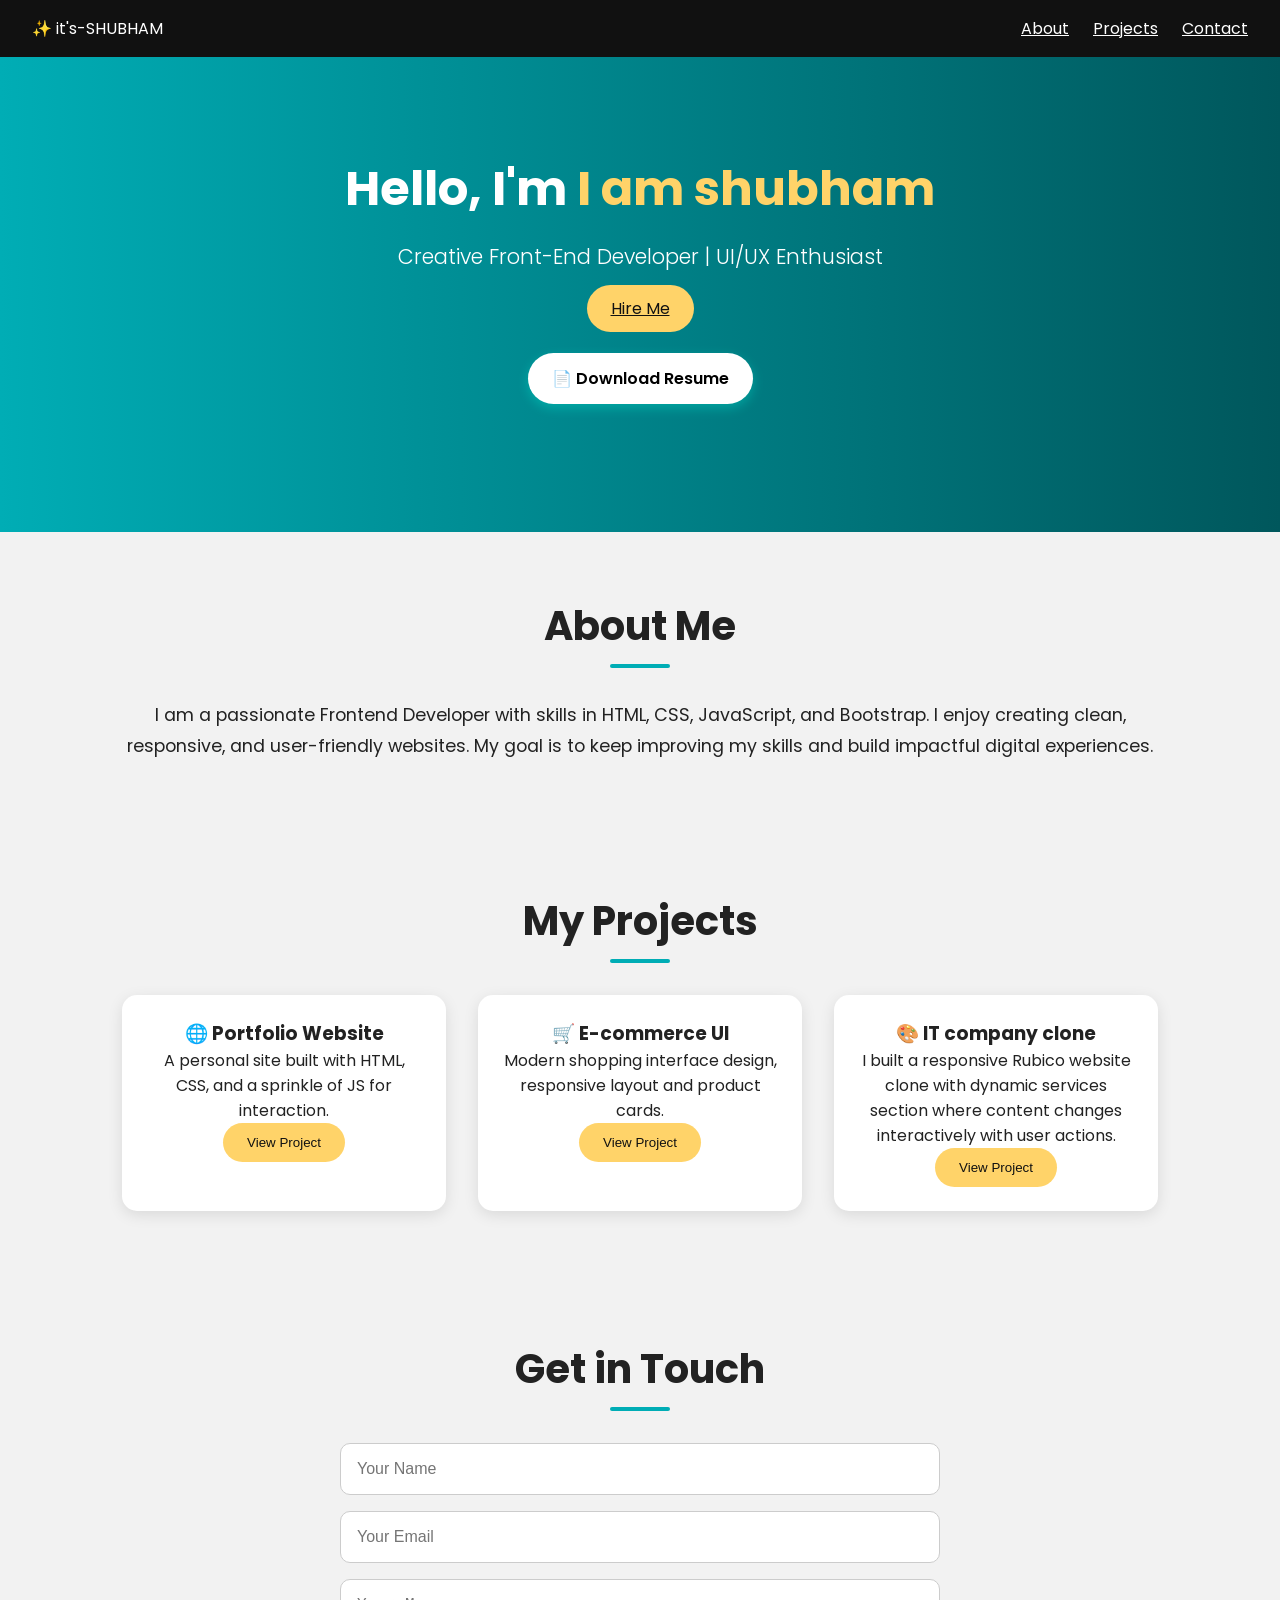
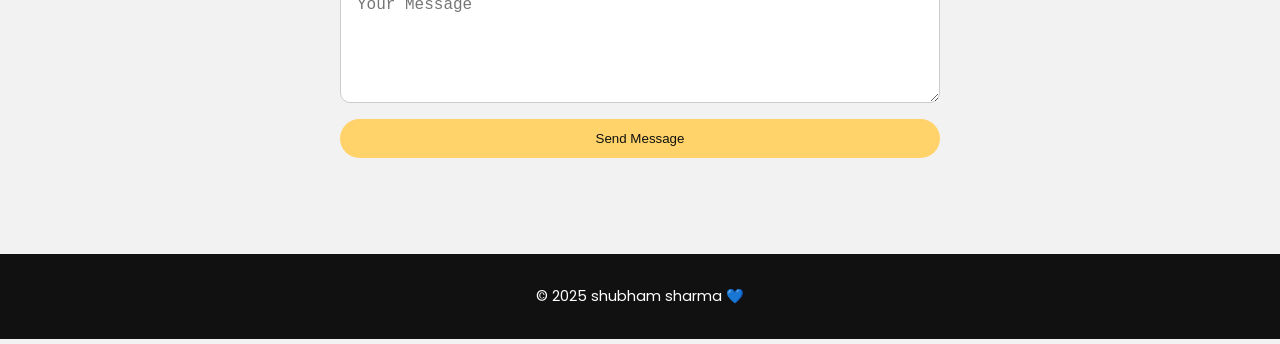
<file: index.html>
<!DOCTYPE html>
<html lang="en">
<head>
  <meta charset="UTF-8" />
  <meta name="viewport" content="width=device-width, initial-scale=1.0" />
  <title>My Stylish Portfolio</title>
  <link rel="stylesheet" href="pof.css" />
  <link href="https://fonts.googleapis.com/css2?family=Poppins:wght@300;500;700&display=swap" rel="stylesheet">
</head>
<body>

  <header class="navbar">
    <div class="logo">✨ it's-SHUBHAM</div>
    
    <nav>
    
      <ul class="nav-links">
        <li><a href="#about">About</a></li>
        <li><a href="#projects">Projects</a></li>
        <li><a href="#contact">Contact</a></li>
      </ul>
    </nav>
  </header>

  <section class="hero">
    <div class="hero-content">
      <h1>Hello, I'm <span class="highlight">I am shubham</span></h1>
      <p class="tagline">Creative Front-End Developer | UI/UX Enthusiast</p>
      <a href="#contact" class="btn">Hire Me</a>
    </div>
    <div class="download-section">
      <a href="Shubham_Resume.pdf" download class="download-btn">📄 Download Resume</a>
    </div>
  </section>

  <section id="about" class="about section">
    <h2 class="section-title">About Me</h2>
    <p class="section-text">I am a passionate Frontend Developer with skills in HTML, CSS, JavaScript, and Bootstrap. I enjoy creating clean, responsive, and user-friendly websites. My goal is to keep improving my skills and build impactful digital experiences.</p>
  </section>

  <section id="projects" class="projects section">
    <h2 class="section-title">My Projects</h2>
    <div class="project-grid">
      <div class="project-card">
        <h3>🌐 Portfolio Website</h3>
        <p>A personal site built with HTML, CSS, and a sprinkle of JS for interaction.</p>
        <!-- Project Button -->
<a href="https://myportfolioyt.netlify.app/" target="_blank">
  <button class="btn btn-primary">View Project</button>
</a>

      </div>
      <div class="project-card">
        <h3>🛒 E-commerce UI</h3>
        <p>Modern shopping interface design, responsive layout and product cards.</p>
        <!-- Project Button -->
<a href="https://gamingbuyer.netlify.app/" target="_blank">
  <button class="btn btn-primary">View Project</button>
</a>

      </div>
      <div class="project-card">
        <h3>🎨 IT company clone</h3>
        <p>I built a responsive Rubico website clone with dynamic services section where content changes interactively with user actions.</p>
        <!-- Project Button -->
<a href="https://rubicocloneproject.netlify.app/" target="_blank">
  <button class="btn btn-primary">View Project</button>
</a>

      </div>
    </div>
  </section>

  <section id="contact" class="contact section">
    <h2 class="section-title">Get in Touch</h2>
    <form id="contact-form">
      <input type="text" placeholder="Your Name" required />
      <input type="email" placeholder="Your Email" required />
      <textarea placeholder="Your Message" rows="5" required></textarea>
      <button type="submit" class="btn">Send Message</button>
    </form>
  </section>

  <footer class="footer">
    <p>&copy; 2025 shubham sharma 💙</p>
  </footer>

  <script src="pof.js"></script>
</body>
</html>
</file>
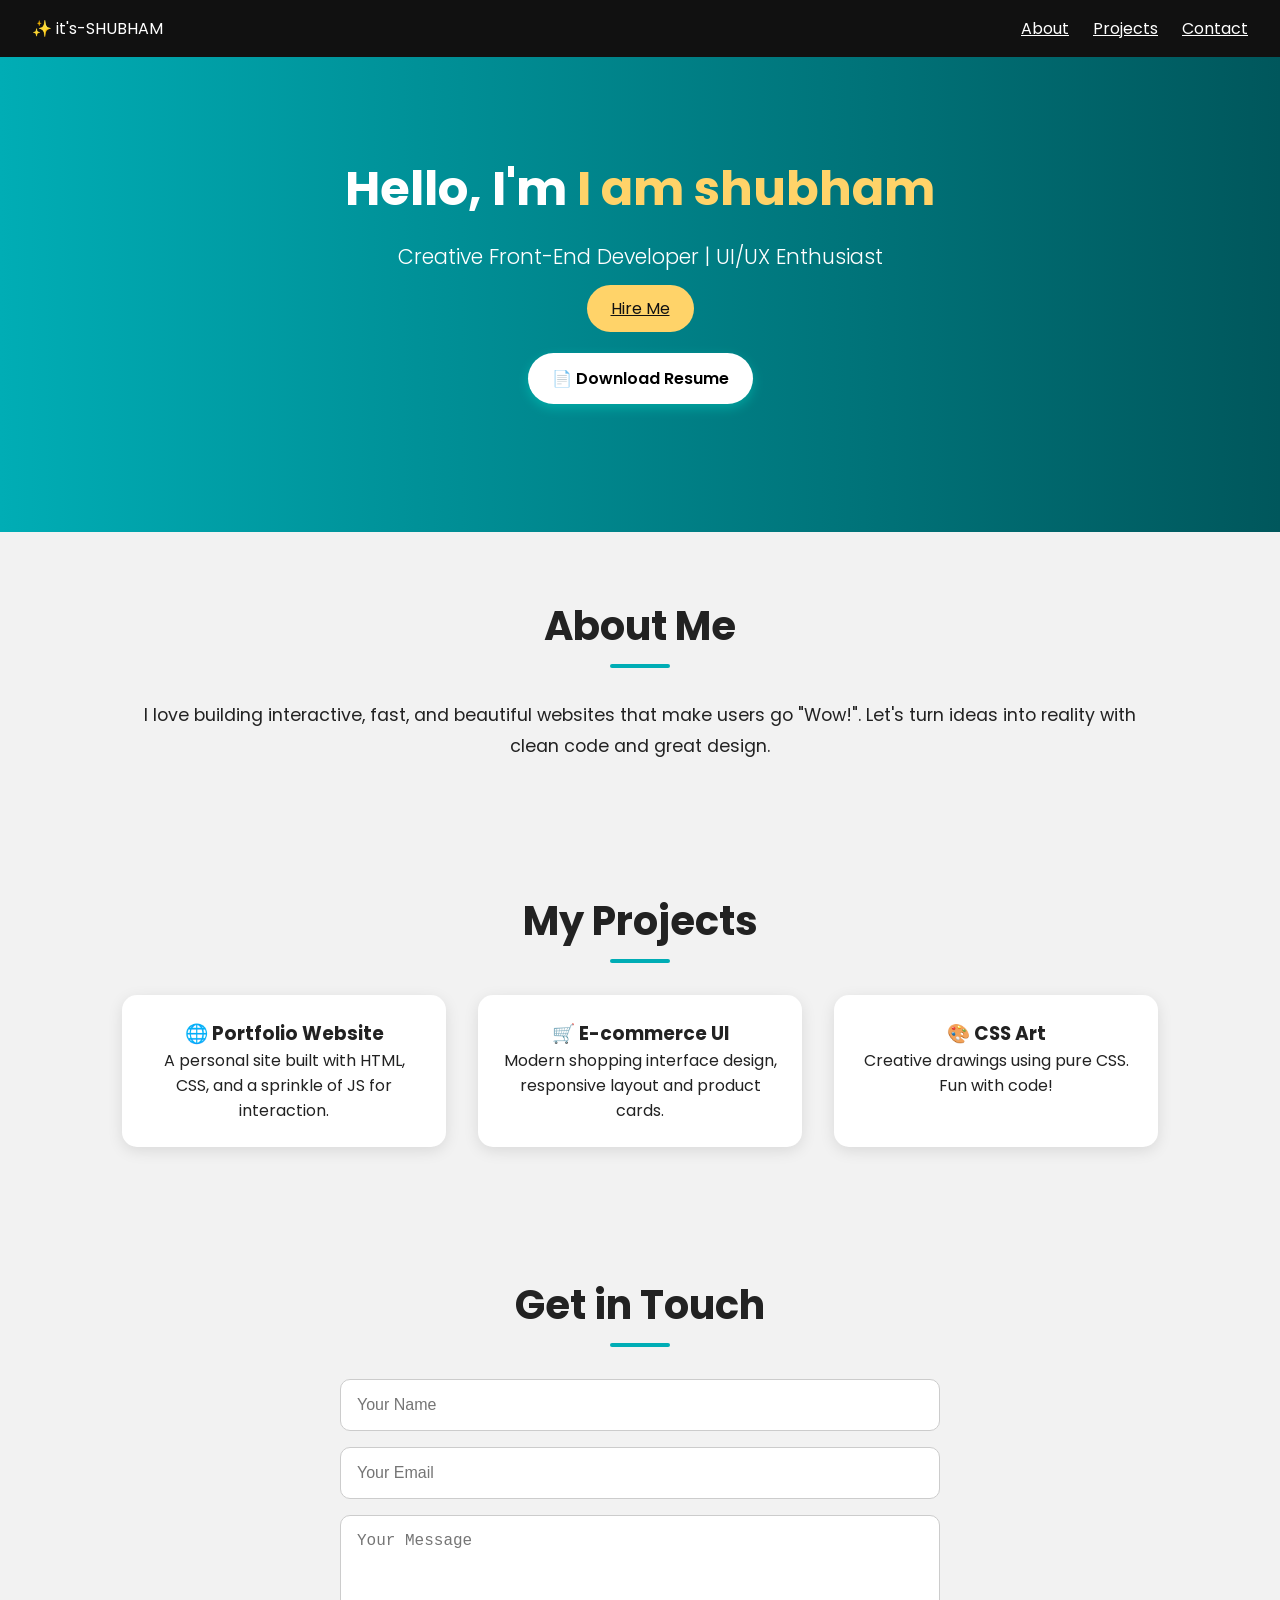
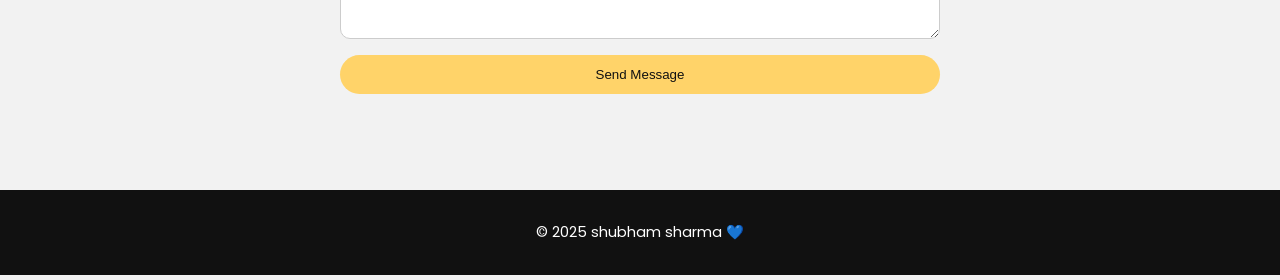
<file: pof.html>
<!DOCTYPE html>
<html lang="en">
<head>
  <meta charset="UTF-8" />
  <meta name="viewport" content="width=device-width, initial-scale=1.0" />
  <title>My Stylish Portfolio</title>
  <link rel="stylesheet" href="pof.css" />
  <link href="https://fonts.googleapis.com/css2?family=Poppins:wght@300;500;700&display=swap" rel="stylesheet">
</head>
<body>

  <header class="navbar">
    <div class="logo">✨ it's-SHUBHAM</div>
    
    <nav>
    
      <ul class="nav-links">
        <li><a href="#about">About</a></li>
        <li><a href="#projects">Projects</a></li>
        <li><a href="#contact">Contact</a></li>
      </ul>
    </nav>
  </header>

  <section class="hero">
    <div class="hero-content">
      <h1>Hello, I'm <span class="highlight">I am shubham</span></h1>
      <p class="tagline">Creative Front-End Developer | UI/UX Enthusiast</p>
      <a href="#contact" class="btn">Hire Me</a>
    </div>
    <div class="download-section">
      <a href="resume.pdf" download class="download-btn">📄 Download Resume</a>
    </div>
  </section>

  <section id="about" class="about section">
    <h2 class="section-title">About Me</h2>
    <p class="section-text">I love building interactive, fast, and beautiful websites that make users go "Wow!". Let's turn ideas into reality with clean code and great design.</p>
  </section>

  <section id="projects" class="projects section">
    <h2 class="section-title">My Projects</h2>
    <div class="project-grid">
      <div class="project-card">
        <h3>🌐 Portfolio Website</h3>
        <p>A personal site built with HTML, CSS, and a sprinkle of JS for interaction.</p>
      </div>
      <div class="project-card">
        <h3>🛒 E-commerce UI</h3>
        <p>Modern shopping interface design, responsive layout and product cards.</p>
      </div>
      <div class="project-card">
        <h3>🎨 CSS Art</h3>
        <p>Creative drawings using pure CSS. Fun with code!</p>
      </div>
    </div>
  </section>

  <section id="contact" class="contact section">
    <h2 class="section-title">Get in Touch</h2>
    <form id="contact-form">
      <input type="text" placeholder="Your Name" required />
      <input type="email" placeholder="Your Email" required />
      <textarea placeholder="Your Message" rows="5" required></textarea>
      <button type="submit" class="btn">Send Message</button>
    </form>
  </section>

  <footer class="footer">
    <p>&copy; 2025 shubham sharma 💙</p>
  </footer>

  <script src="pof.js"></script>
</body>
</html>
</file>
<file: pof.css>
*{
  margin: 0;
  padding: 0;
  box-sizing: border-box;
  scroll-behavior: smooth;
}
body {
  font-family: 'Poppins', sans-serif;
  background: #f2f2f2;
  color: #222;
}

.section {
  padding: 4rem 2rem;
  max-width: 1100px;
  margin: auto;
  text-align: center;
}

.section-title {
  font-size: 2.5rem;
  margin-bottom: 2rem;
  position: relative;
}

.section-title::after {
  content: '';
  display: block;
  width: 60px;
  height: 4px;
  background: #00adb5;
  margin: 0.5rem auto 0;
  border-radius: 2px;
}

.section-text {
  font-size: 1.1rem;
  line-height: 1.8;
}

/* Navbar */
.navbar {
  position: sticky;
  top: 0;
  background: #111;
  color: #fff;
  display: flex;
  justify-content: space-between;
  padding: 1rem 2rem;
}

.nav-links {
  list-style: none;
  display: flex;
  gap: 1.5rem;
}

.nav-links a {
  color: white;
  transition: color 0.3s;
}

.nav-links a:hover {
  color: #00adb5;
}

/* Hero */
.hero {
  background: linear-gradient(to right, #00adb5, #00575c);
  color: #fff;
  padding: 6rem 2rem;
  text-align: center;
}

.hero h1 {
  font-size: 3rem;
}

.tagline {
  font-size: 1.3rem;
  margin: 1rem 0 1.5rem;
  font-weight: 300;
}

.highlight {
  color: #ffd369;
}

.btn {
  background: #ffd369;
  color: #111;
  padding: 0.75rem 1.5rem;
  border-radius: 30px;
  border: none;
  cursor: pointer;
  transition: all 0.3s;
}

.btn:hover {
  background: #f8c444;
  transform: scale(1.05);
}

/* Projects */
.project-grid {
  display: grid;
  grid-template-columns: repeat(auto-fit, minmax(250px, 1fr));
  gap: 2rem;
}

.project-card {
  background: #fff;
  padding: 1.5rem;
  border-radius: 15px;
  box-shadow: 0 4px 15px rgba(0,0,0,0.1);
  transition: transform 0.3s;
}

.project-card:hover {
  transform: translateY(-5px);
}

/* Contact */
.contact form {
  display: flex;
  flex-direction: column;
  gap: 1rem;
  max-width: 600px;
  margin: auto;
}

.contact input,
.contact textarea {
  padding: 1rem;
  border-radius: 10px;
  border: 1px solid #ccc;
  font-size: 1rem;
}

/* Footer */
.footer {
  background: #111;
  color: white;
  text-align: center;
  padding: 2rem;
  margin-top: 2rem;
  font-size: 0.9rem;
}
.download-section {
  display: flex;
  justify-content:center; /* 👈 This moves the button to the right */
  margin: 2rem auto;
  max-width: 1000px;
  padding: 0 2rem;
}

.download-btn {
  display: inline-block;
  padding: 0.8rem 1.5rem;
  background-color: #fff;
  color: #000;
  font-weight: 600;
  text-decoration: none;
  border-radius: 30px;
  box-shadow: 0 4px 12px rgba(0, 255, 225, 0.3);
  transition: all 0.3s ease;
}

.download-btn:hover {
  background-color: #ffd369;
  transform: scale(1.05);
}
</file>
